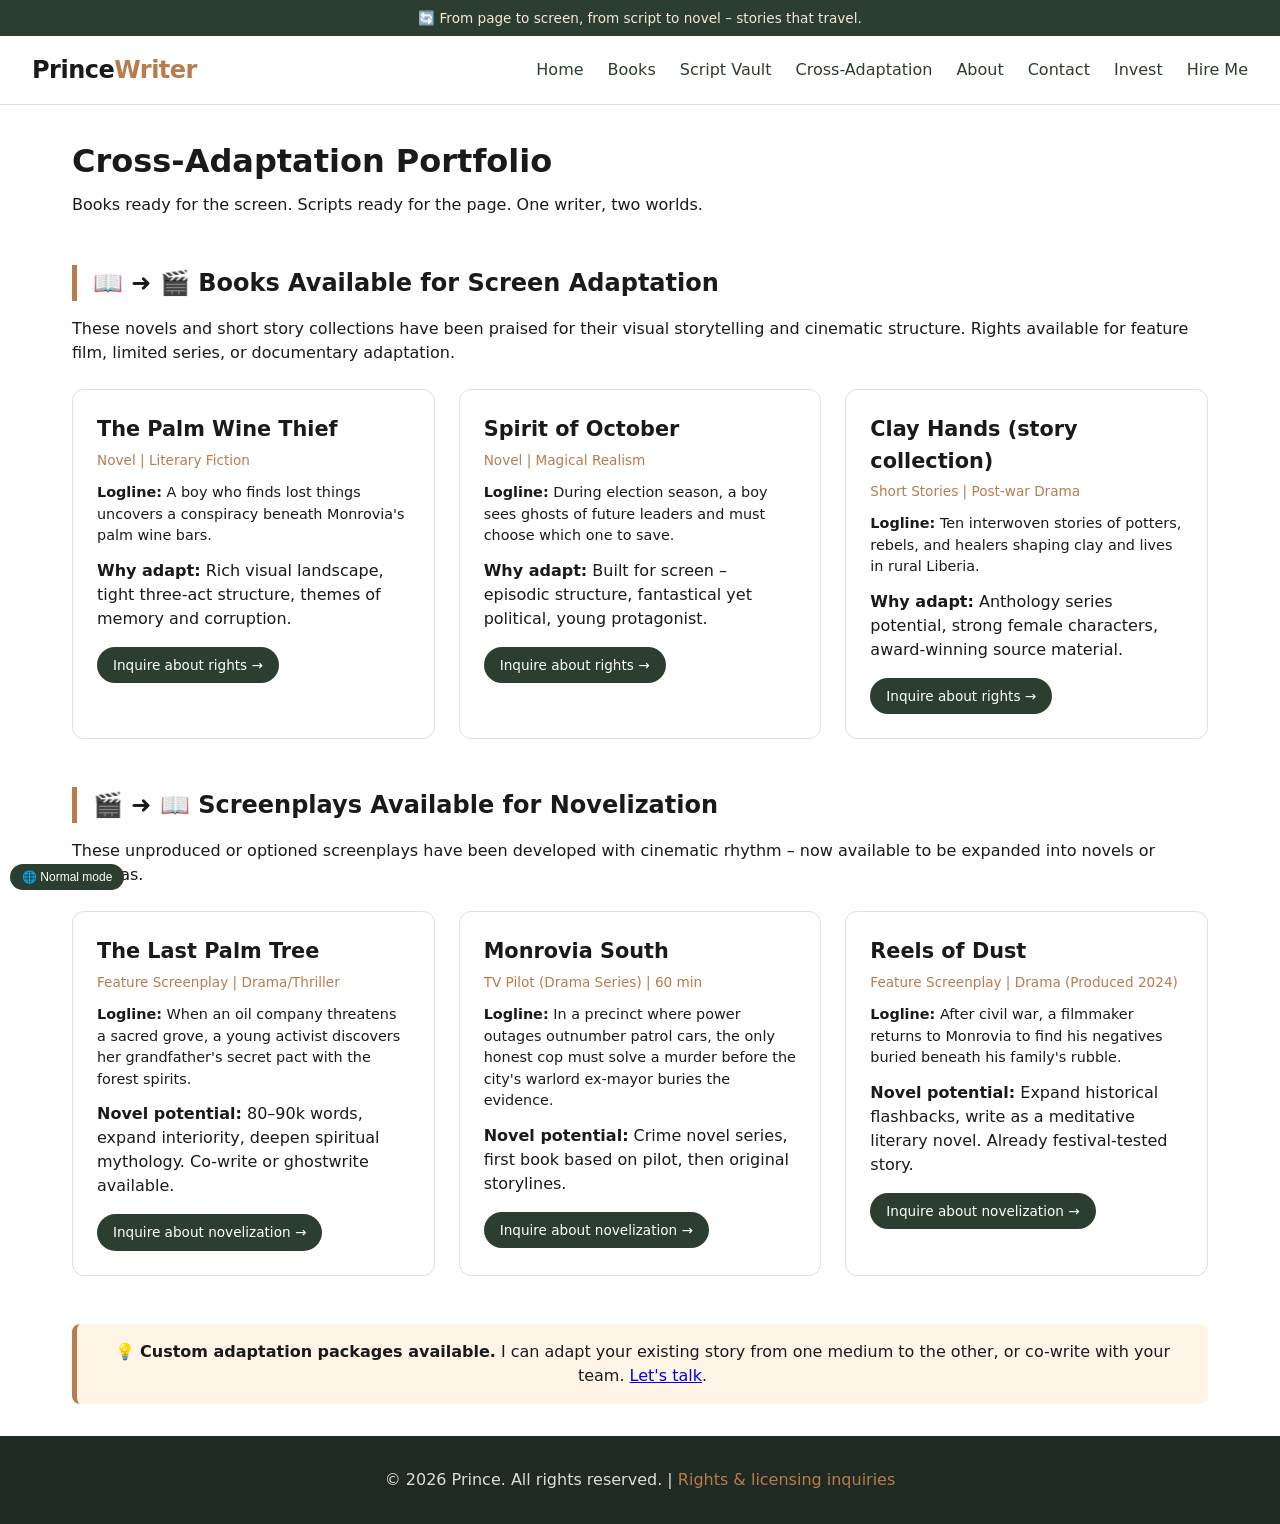
<file: adaptations/index.html>
<!DOCTYPE html>
<html lang="en">
<head>
    <meta charset="UTF-8">
    <meta name="viewport" content="width=device-width, initial-scale=1.0">
    <title>Cross-Adaptation Portfolio | Prince – Books to Screen & Scripts to Prose</title>
    <link rel="stylesheet" href="../css/style.css">
    <link rel="stylesheet" href="../css/adaptations.css">
</head>
<body>
    <div class="top-bar">
        <span>🔄 From page to screen, from script to novel – stories that travel.</span>
    </div>
    <nav>
        <div class="logo">Prince<span>Writer</span></div>
        <ul>
            <li><a href="../index.html">Home</a></li>
            <li><a href="../books/">Books</a></li>
            <li><a href="../scripts/">Script Vault</a></li>
            <li><a href="../adaptations/index.html" class="active">Cross-Adaptation</a></li>
            <li><a href="../about/">About</a></li>
            <li><a href="../contact/">Contact</a></li>
            <li><a href="../invest/">Invest</a></li><li><a href="../hire/">Hire Me</a></li>
        </ul>
    </nav>
    <main class="adaptations-page">
        <h1>Cross-Adaptation Portfolio</h1>
        <p class="subhead">Books ready for the screen. Scripts ready for the page. One writer, two worlds.</p>

        <!-- Books → Screen Section -->
        <section class="adaption-section">
            <h2>📖 ➜ 🎬 Books Available for Screen Adaptation</h2>
            <p>These novels and short story collections have been praised for their visual storytelling and cinematic structure. Rights available for feature film, limited series, or documentary adaptation.</p>
            <div class="adaptation-grid">
                <div class="adaptation-card">
                    <h3>The Palm Wine Thief</h3>
                    <p class="medium">Novel | Literary Fiction</p>
                    <p class="logline"><strong>Logline:</strong> A boy who finds lost things uncovers a conspiracy beneath Monrovia's palm wine bars.</p>
                    <p><strong>Why adapt:</strong> Rich visual landscape, tight three-act structure, themes of memory and corruption.</p>
                    <a href="../contact/?subject=Adaptation%20Inquiry%20-%20The%20Palm%20Wine%20Thief" class="btn-adapt">Inquire about rights →</a>
                </div>
                <div class="adaptation-card">
                    <h3>Spirit of October</h3>
                    <p class="medium">Novel | Magical Realism</p>
                    <p class="logline"><strong>Logline:</strong> During election season, a boy sees ghosts of future leaders and must choose which one to save.</p>
                    <p><strong>Why adapt:</strong> Built for screen – episodic structure, fantastical yet political, young protagonist.</p>
                    <a href="../contact/?subject=Adaptation%20Inquiry%20-%20Spirit%20of%20October" class="btn-adapt">Inquire about rights →</a>
                </div>
                <div class="adaptation-card">
                    <h3>Clay Hands (story collection)</h3>
                    <p class="medium">Short Stories | Post-war Drama</p>
                    <p class="logline"><strong>Logline:</strong> Ten interwoven stories of potters, rebels, and healers shaping clay and lives in rural Liberia.</p>
                    <p><strong>Why adapt:</strong> Anthology series potential, strong female characters, award-winning source material.</p>
                    <a href="../contact/?subject=Adaptation%20Inquiry%20-%20Clay%20Hands%20Collection" class="btn-adapt">Inquire about rights →</a>
                </div>
            </div>
        </section>

        <!-- Scripts → Prose Section -->
        <section class="adaption-section">
            <h2>🎬 ➜ 📖 Screenplays Available for Novelization</h2>
            <p>These unproduced or optioned screenplays have been developed with cinematic rhythm – now available to be expanded into novels or novellas.</p>
            <div class="adaptation-grid">
                <div class="adaptation-card">
                    <h3>The Last Palm Tree</h3>
                    <p class="medium">Feature Screenplay | Drama/Thriller</p>
                    <p class="logline"><strong>Logline:</strong> When an oil company threatens a sacred grove, a young activist discovers her grandfather's secret pact with the forest spirits.</p>
                    <p><strong>Novel potential:</strong> 80–90k words, expand interiority, deepen spiritual mythology. Co-write or ghostwrite available.</p>
                    <a href="../contact/?subject=Novelization%20Inquiry%20-%20The%20Last%20Palm%20Tree" class="btn-adapt">Inquire about novelization →</a>
                </div>
                <div class="adaptation-card">
                    <h3>Monrovia South</h3>
                    <p class="medium">TV Pilot (Drama Series) | 60 min</p>
                    <p class="logline"><strong>Logline:</strong> In a precinct where power outages outnumber patrol cars, the only honest cop must solve a murder before the city's warlord ex-mayor buries the evidence.</p>
                    <p><strong>Novel potential:</strong> Crime novel series, first book based on pilot, then original storylines.</p>
                    <a href="../contact/?subject=Novelization%20Inquiry%20-%20Monrovia%20South" class="btn-adapt">Inquire about novelization →</a>
                </div>
                <div class="adaptation-card">
                    <h3>Reels of Dust</h3>
                    <p class="medium">Feature Screenplay | Drama (Produced 2024)</p>
                    <p class="logline"><strong>Logline:</strong> After civil war, a filmmaker returns to Monrovia to find his negatives buried beneath his family's rubble.</p>
                    <p><strong>Novel potential:</strong> Expand historical flashbacks, write as a meditative literary novel. Already festival-tested story.</p>
                    <a href="../contact/?subject=Novelization%20Inquiry%20-%20Reels%20of%20Dust" class="btn-adapt">Inquire about novelization →</a>
                </div>
            </div>
        </section>

        <div class="adaptation-note">
            <p>💡 <strong>Custom adaptation packages available.</strong> I can adapt your existing story from one medium to the other, or co-write with your team. <a href="../contact/">Let's talk</a>.</p>
        </div>
    </main>
    <footer>
        <p>© 2026 Prince. All rights reserved. | <a href="../contact/">Rights & licensing inquiries</a></p>
    </footer>
    <script src="../js/main.js"></script>
    <script src="../js/lowdata.js"></script>
</body>
</html>
</file>
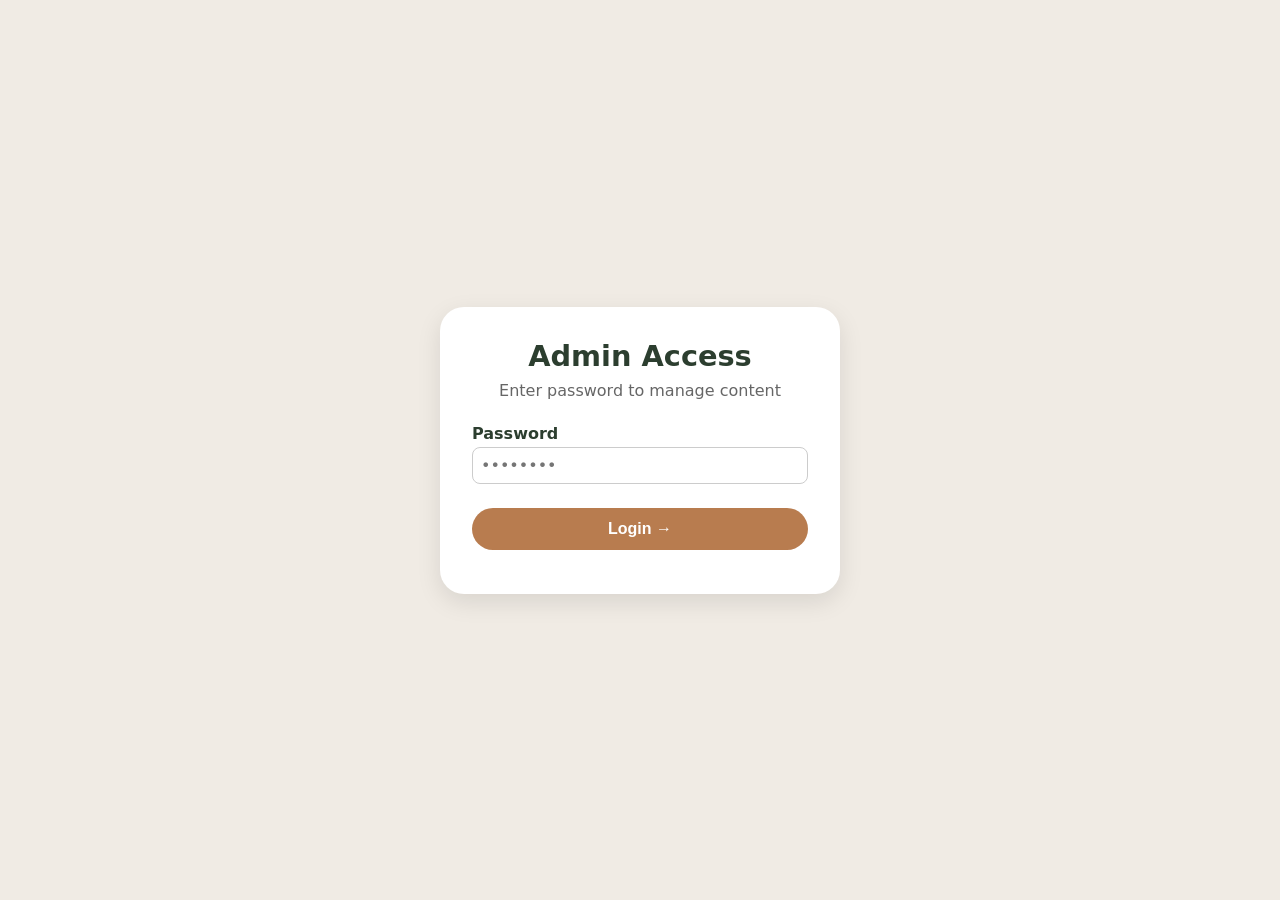
<file: admin/index.html>
<!DOCTYPE html>
<html lang="en">
<head>
    <meta charset="UTF-8">
    <meta name="viewport" content="width=device-width, initial-scale=1.0">
    <title>Admin Login | Prince Writer</title>
    <style>
        * { margin: 0; padding: 0; box-sizing: border-box; }
        body {
            font-family: system-ui, -apple-system, 'Segoe UI', Roboto, sans-serif;
            background: #f0ebe4;
            min-height: 100vh;
            display: flex;
            align-items: center;
            justify-content: center;
            padding: 1rem;
        }
        .login-card {
            background: white;
            border-radius: 24px;
            padding: 2rem;
            max-width: 400px;
            width: 100%;
            box-shadow: 0 8px 24px rgba(0,0,0,0.1);
            text-align: center;
        }
        .login-card h1 { color: #2c3e2f; margin-bottom: 0.5rem; font-size: 1.8rem; }
        .login-card p { color: #666; margin-bottom: 1.5rem; }
        .input-group { margin-bottom: 1rem; text-align: left; }
        label { display: block; font-weight: bold; margin-bottom: 0.25rem; color: #2c3e2f; }
        input { width: 100%; padding: 0.75rem; border: 1px solid #ccc; border-radius: 12px; font-size: 1rem; }
        button { background: #b87c4f; color: white; border: none; padding: 0.75rem; border-radius: 40px; font-size: 1rem; font-weight: bold; cursor: pointer; width: 100%; margin-top: 0.5rem; }
        button:hover { opacity: 0.9; }
        .error { color: #c0392b; margin-top: 0.75rem; font-size: 0.85rem; }
        .admin-container { display: none; max-width: 1200px; margin: 0 auto; background: white; border-radius: 24px; padding: 2rem; box-shadow: 0 8px 24px rgba(0,0,0,0.1); width: 100%; }
        .tabs { display: flex; gap: 0.5rem; margin-bottom: 2rem; border-bottom: 1px solid #ddd; flex-wrap: wrap; }
        .tab-btn { background: none; border: none; padding: 0.75rem 1.5rem; cursor: pointer; font-weight: bold; color: #555; border-radius: 30px 30px 0 0; }
        .tab-btn.active { background: #2c3e2f; color: white; }
        .tab-pane { display: none; }
        .tab-pane.active { display: block; }
        .form-group { margin-bottom: 1rem; }
        input, textarea, select { width: 100%; padding: 0.5rem; border: 1px solid #ccc; border-radius: 8px; font-family: inherit; }
        button.secondary { background: #2c3e2f; width: auto; }
        button.danger { background: #c0392b; }
        .book-list { margin-top: 2rem; }
        .book-item { background: #faf6f0; border-radius: 12px; padding: 1rem; margin-bottom: 1rem; display: flex; justify-content: space-between; align-items: center; flex-wrap: wrap; gap: 1rem; }
        .book-info { flex: 1; }
        .book-actions button { margin-left: 0.5rem; margin-top: 0; width: auto; }
        table { width: 100%; border-collapse: collapse; margin: 1rem 0; overflow-x: auto; display: block; }
        th, td { border: 1px solid #ddd; padding: 8px; text-align: left; }
        th { background: #2c3e2f; color: white; }
        .success-msg { background: #e8f5e9; padding: 0.5rem; border-radius: 8px; margin-bottom: 1rem; color: #2e7d32; }
        .logout-btn { background: #b87c4f; width: auto; }
        hr { margin: 1rem 0; }
    </style>
</head>
<body>
    <div id="loginContainer" class="login-card">
        <h1>Admin Access</h1>
        <p>Enter password to manage content</p>
        <div class="input-group"><label>Password</label><input type="password" id="adminPassword" placeholder="••••••••"></div>
        <button id="loginBtn">Login →</button>
        <div id="loginError" class="error"></div>
    </div>
    <div id="adminContainer" class="admin-container">
        <div style="display: flex; justify-content: space-between; align-items: center; margin-bottom: 1rem; flex-wrap: wrap; gap: 1rem;">
            <h1 style="margin:0;">Admin CMS</h1>
            <button id="logoutBtn" class="logout-btn">Logout</button>
        </div>
        <div class="tabs">
            <button class="tab-btn active" data-tab="orders">📦 Orders</button>
            <button class="tab-btn" data-tab="contact">📞 Settings</button>
            <button class="tab-btn" data-tab="books">📚 Manage Books</button>
        </div>
        <div id="ordersTab" class="tab-pane active">Loading...</div>
        <div id="contactTab" class="tab-pane">
            <h3>Contact Information</h3>
            <form id="contactSettingsForm">
                <div class="form-group"><label>Orange Money Number</label><input type="tel" id="orangeNumber" placeholder="0771234567"></div>
                <div class="form-group"><label>Lonestar MTN Number</label><input type="tel" id="lonestarNumber" placeholder="0881234567"></div>
                <div class="form-group"><label>WhatsApp Number (international, no +)</label><input type="tel" id="whatsappNumber" placeholder="231777123456"></div>
                <div class="form-group"><label>Email (for contact form)</label><input type="email" id="adminEmail" placeholder="prince@example.com"></div>
                <button type="submit">Save Settings</button>
            </form>
            <hr>
            <h3>Change Admin Password</h3>
            <form id="passwordForm">
                <div class="form-group"><label>New Password</label><input type="password" id="newPassword" required></div>
                <div class="form-group"><label>Confirm New Password</label><input type="password" id="confirmPassword" required></div>
                <button type="submit" class="secondary">Update Password</button>
            </form>
            <div id="contactMsg"></div>
        </div>
        <div id="booksTab" class="tab-pane">
            <h3>Add New Book</h3>
            <form id="bookForm">
                <div class="form-group"><label>Title</label><input type="text" id="bookTitle" required></div>
                <div class="form-group"><label>Genre</label><input type="text" id="bookGenre" required></div>
                <div class="form-group"><label>Price Local (LRD)</label><input type="text" id="bookPriceLocal" required></div>
                <div class="form-group"><label>Price International (USD)</label><input type="text" id="bookPriceIntl" required></div>
                <div class="form-group"><label>Synopsis</label><textarea id="bookSynopsis" rows="2" required></textarea></div>
                <div class="form-group"><label>Cover Image URL (optional)</label><input type="text" id="bookCoverUrl" placeholder="https://... or empty"></div>
                <button type="submit">Add Book</button>
            </form>
            <div id="booksList" class="book-list">Loading books...</div>
        </div>
    </div>
    <script>
        // ---------- Password Management ----------
        function getStoredPassword() {
            let settings = JSON.parse(localStorage.getItem('siteSettings') || '{}');
            return settings.adminPassword || 'liberian2025';  // fallback default
        }
        function setStoredPassword(newPassword) {
            let settings = JSON.parse(localStorage.getItem('siteSettings') || '{}');
            settings.adminPassword = newPassword;
            localStorage.setItem('siteSettings', JSON.stringify(settings));
        }

        // Login logic
        function checkPassword(inputPwd) {
            return inputPwd === getStoredPassword();
        }

        function showLogin() {
            document.getElementById('loginContainer').style.display = 'block';
            document.getElementById('adminContainer').style.display = 'none';
        }
        function showAdmin() {
            document.getElementById('loginContainer').style.display = 'none';
            document.getElementById('adminContainer').style.display = 'block';
            initAdmin();
        }

        document.getElementById('loginBtn').addEventListener('click', () => {
            const pwd = document.getElementById('adminPassword').value;
            if (checkPassword(pwd)) {
                sessionStorage.setItem('adminAuth', pwd);
                showAdmin();
            } else {
                document.getElementById('loginError').innerText = 'Incorrect password.';
            }
        });
        document.getElementById('adminPassword').addEventListener('keypress', (e) => {
            if (e.key === 'Enter') document.getElementById('loginBtn').click();
        });

        if (sessionStorage.getItem('adminAuth') && checkPassword(sessionStorage.getItem('adminAuth'))) {
            showAdmin();
        } else {
            showLogin();
        }

        // ---------- CMS Functions ----------
        function getBooks() { return JSON.parse(localStorage.getItem('books') || '[]'); }
        function saveBooks(books) { localStorage.setItem('books', JSON.stringify(books)); updateLiveBooksPage(); }
        function getSettings() { return JSON.parse(localStorage.getItem('siteSettings') || '{}'); }
        function saveSettings(settings) { localStorage.setItem('siteSettings', JSON.stringify(settings)); updateLiveContactInfo(); }

        function initDefaultBooks() {
            let books = getBooks();
            if (books.length === 0) {
                books = [
                    { title: "The Palm Wine Thief", genre: "Literary Fiction", priceLocal: "5,000 LRD", priceIntl: "$25 USD", synopsis: "A boy who finds lost things uncovers a conspiracy beneath Monrovia's palm wine bars.", coverUrl: "" },
                    { title: "Spirit of October", genre: "Magical Realism", priceLocal: "4,500 LRD", priceIntl: "$22 USD", synopsis: "During election season, a boy sees ghosts of future leaders.", coverUrl: "" },
                    { title: "Clay Hands", genre: "Short Stories", priceLocal: "6,000 LRD", priceIntl: "$30 USD", synopsis: "Ten stories of craft, survival, and clay pottery in post-war Liberia.", coverUrl: "" }
                ];
                saveBooks(books);
            }
        }

        function updateLiveBooksPage() { localStorage.setItem('booksData', JSON.stringify(getBooks())); }
        function updateLiveContactInfo() { localStorage.setItem('siteContactSettings', JSON.stringify(getSettings())); }

        function renderOrders() {
            let orders = JSON.parse(localStorage.getItem('orders') || '[]');
            let html = `<div><button id="exportOrdersBtn">📥 Export to CSV</button> <button id="clearOrdersBtn" class="danger">🗑️ Clear All Orders</button></div>`;
            if (orders.length === 0) html += `<p>No orders yet.</p>`;
            else {
                html += `<tr><th>Date</th><th>Name</th><th>Phone</th><th>Email</th><th>Book</th></table>`;
                [...orders].reverse().forEach(o => {
                    html += `<tr><td>${escapeHtml(o.timestamp)}</td><td>${escapeHtml(o.name)}</td><td>${escapeHtml(o.phone)}</td><td>${escapeHtml(o.email)}</td><td>${escapeHtml(o.book)}</td></tr>`;
                });
                html += `</table>`;
            }
            html += `<p><a href="https://formspree.io/forms/xojbyazd/submissions" target="_blank" style="display:inline-block; margin-top:1rem; background:#27ae60; color:white; padding:0.5rem 1rem; border-radius:40px; text-decoration:none;">📋 View Formspree Submissions</a></p>`;
            document.getElementById('ordersTab').innerHTML = html;
            document.getElementById('exportOrdersBtn')?.addEventListener('click', exportOrders);
            document.getElementById('clearOrdersBtn')?.addEventListener('click', clearOrders);
        }

        function exportOrders() {
            let orders = JSON.parse(localStorage.getItem('orders') || '[]');
            if (!orders.length) return alert('No orders');
            let csv = [['Date','Name','Phone','Email','Book']];
            orders.forEach(o => csv.push([o.timestamp, o.name, o.phone, o.email, o.book]));
            let blob = new Blob([csv.map(row => row.map(cell => `"${cell}"`).join(',')).join('\n')], {type: 'text/csv'});
            let a = document.createElement('a');
            a.href = URL.createObjectURL(blob);
            a.download = `orders_${Date.now()}.csv`;
            a.click();
            URL.revokeObjectURL(a.href);
        }

        function clearOrders() {
            if (confirm('Delete all orders?')) { localStorage.removeItem('orders'); renderOrders(); alert('Orders cleared'); }
        }

        function loadContactSettings() {
            let settings = getSettings();
            document.getElementById('orangeNumber').value = settings.orangeMoney || '';
            document.getElementById('lonestarNumber').value = settings.lonestarMoney || '';
            document.getElementById('whatsappNumber').value = settings.whatsapp || '';
            document.getElementById('adminEmail').value = settings.email || '';
        }

        function renderBooksList() {
            let books = getBooks();
            let html = `<h3>Existing Books</h3>`;
            if (books.length === 0) html += `<p>No books added yet.</p>`;
            else {
                books.forEach((book, idx) => {
                    html += `<div class="book-item">
                        <div class="book-info"><strong>${escapeHtml(book.title)}</strong> (${escapeHtml(book.genre)})<br>${escapeHtml(book.priceLocal)} / ${escapeHtml(book.priceIntl)}<br><small>${escapeHtml(book.synopsis)}</small></div>
                        <div class="book-actions"><button onclick="editBook(${idx})">✏️ Edit</button> <button class="danger" onclick="deleteBook(${idx})">🗑️ Delete</button></div>
                    </div>`;
                });
            }
            document.getElementById('booksList').innerHTML = html;
        }

        window.editBook = function(idx) {
            let books = getBooks();
            let book = books[idx];
            document.getElementById('bookTitle').value = book.title;
            document.getElementById('bookGenre').value = book.genre;
            document.getElementById('bookPriceLocal').value = book.priceLocal;
            document.getElementById('bookPriceIntl').value = book.priceIntl;
            document.getElementById('bookSynopsis').value = book.synopsis;
            document.getElementById('bookCoverUrl').value = book.coverUrl || '';
            const form = document.getElementById('bookForm');
            const submitBtn = form.querySelector('button[type="submit"]');
            submitBtn.textContent = 'Update Book';
            form.onsubmit = (e) => {
                e.preventDefault();
                books[idx] = {
                    title: document.getElementById('bookTitle').value,
                    genre: document.getElementById('bookGenre').value,
                    priceLocal: document.getElementById('bookPriceLocal').value,
                    priceIntl: document.getElementById('bookPriceIntl').value,
                    synopsis: document.getElementById('bookSynopsis').value,
                    coverUrl: document.getElementById('bookCoverUrl').value
                };
                saveBooks(books);
                renderBooksList();
                form.reset();
                submitBtn.textContent = 'Add Book';
                form.onsubmit = addBookHandler;
            };
        };

        function deleteBook(idx) {
            if (confirm('Delete this book?')) {
                let books = getBooks();
                books.splice(idx, 1);
                saveBooks(books);
                renderBooksList();
            }
        }

        function addBookHandler(e) {
            e.preventDefault();
            let books = getBooks();
            let newBook = {
                title: document.getElementById('bookTitle').value,
                genre: document.getElementById('bookGenre').value,
                priceLocal: document.getElementById('bookPriceLocal').value,
                priceIntl: document.getElementById('bookPriceIntl').value,
                synopsis: document.getElementById('bookSynopsis').value,
                coverUrl: document.getElementById('bookCoverUrl').value
            };
            books.push(newBook);
            saveBooks(books);
            renderBooksList();
            document.getElementById('bookForm').reset();
            alert('Book added!');
        }

        function initAdmin() {
            initDefaultBooks();
            renderOrders();
            loadContactSettings();
            renderBooksList();
            document.getElementById('bookForm').onsubmit = addBookHandler;
            document.getElementById('contactSettingsForm').onsubmit = (e) => {
                e.preventDefault();
                let settings = getSettings();
                settings.orangeMoney = document.getElementById('orangeNumber').value;
                settings.lonestarMoney = document.getElementById('lonestarNumber').value;
                settings.whatsapp = document.getElementById('whatsappNumber').value;
                settings.email = document.getElementById('adminEmail').value;
                saveSettings(settings);
                document.getElementById('contactMsg').innerHTML = '<div class="success-msg">✅ Settings saved! Refresh site to see changes.</div>';
                setTimeout(() => document.getElementById('contactMsg').innerHTML = '', 3000);
            };
            // Password change form
            document.getElementById('passwordForm').onsubmit = (e) => {
                e.preventDefault();
                const newPwd = document.getElementById('newPassword').value;
                const confirmPwd = document.getElementById('confirmPassword').value;
                if (newPwd !== confirmPwd) {
                    alert('Passwords do not match.');
                    return;
                }
                if (newPwd.length < 4) {
                    alert('Password must be at least 4 characters.');
                    return;
                }
                setStoredPassword(newPwd);
                // Also update session storage so current session stays active
                sessionStorage.setItem('adminAuth', newPwd);
                alert('Password changed successfully! Use this new password for future logins.');
                document.getElementById('passwordForm').reset();
            };
            // Tab switching
            document.querySelectorAll('.tab-btn').forEach(btn => {
                btn.removeEventListener('click', tabHandler);
                btn.addEventListener('click', tabHandler);
            });
            function tabHandler() {
                const tabId = this.dataset.tab;
                document.querySelectorAll('.tab-pane').forEach(pane => pane.classList.remove('active'));
                document.getElementById(`${tabId}Tab`).classList.add('active');
                document.querySelectorAll('.tab-btn').forEach(btn => btn.classList.remove('active'));
                this.classList.add('active');
                if (tabId === 'orders') renderOrders();
                if (tabId === 'contact') loadContactSettings();
                if (tabId === 'books') renderBooksList();
            }
            document.getElementById('logoutBtn').onclick = () => {
                sessionStorage.removeItem('adminAuth');
                location.reload();
            };
        }

        function escapeHtml(str) { if(!str) return ''; return str.replace(/[&<>]/g, function(m){if(m==='&') return '&amp;'; if(m==='<') return '&lt;'; if(m==='>') return '&gt;'; return m;}); }
    </script>
</body>
</html>
</file>
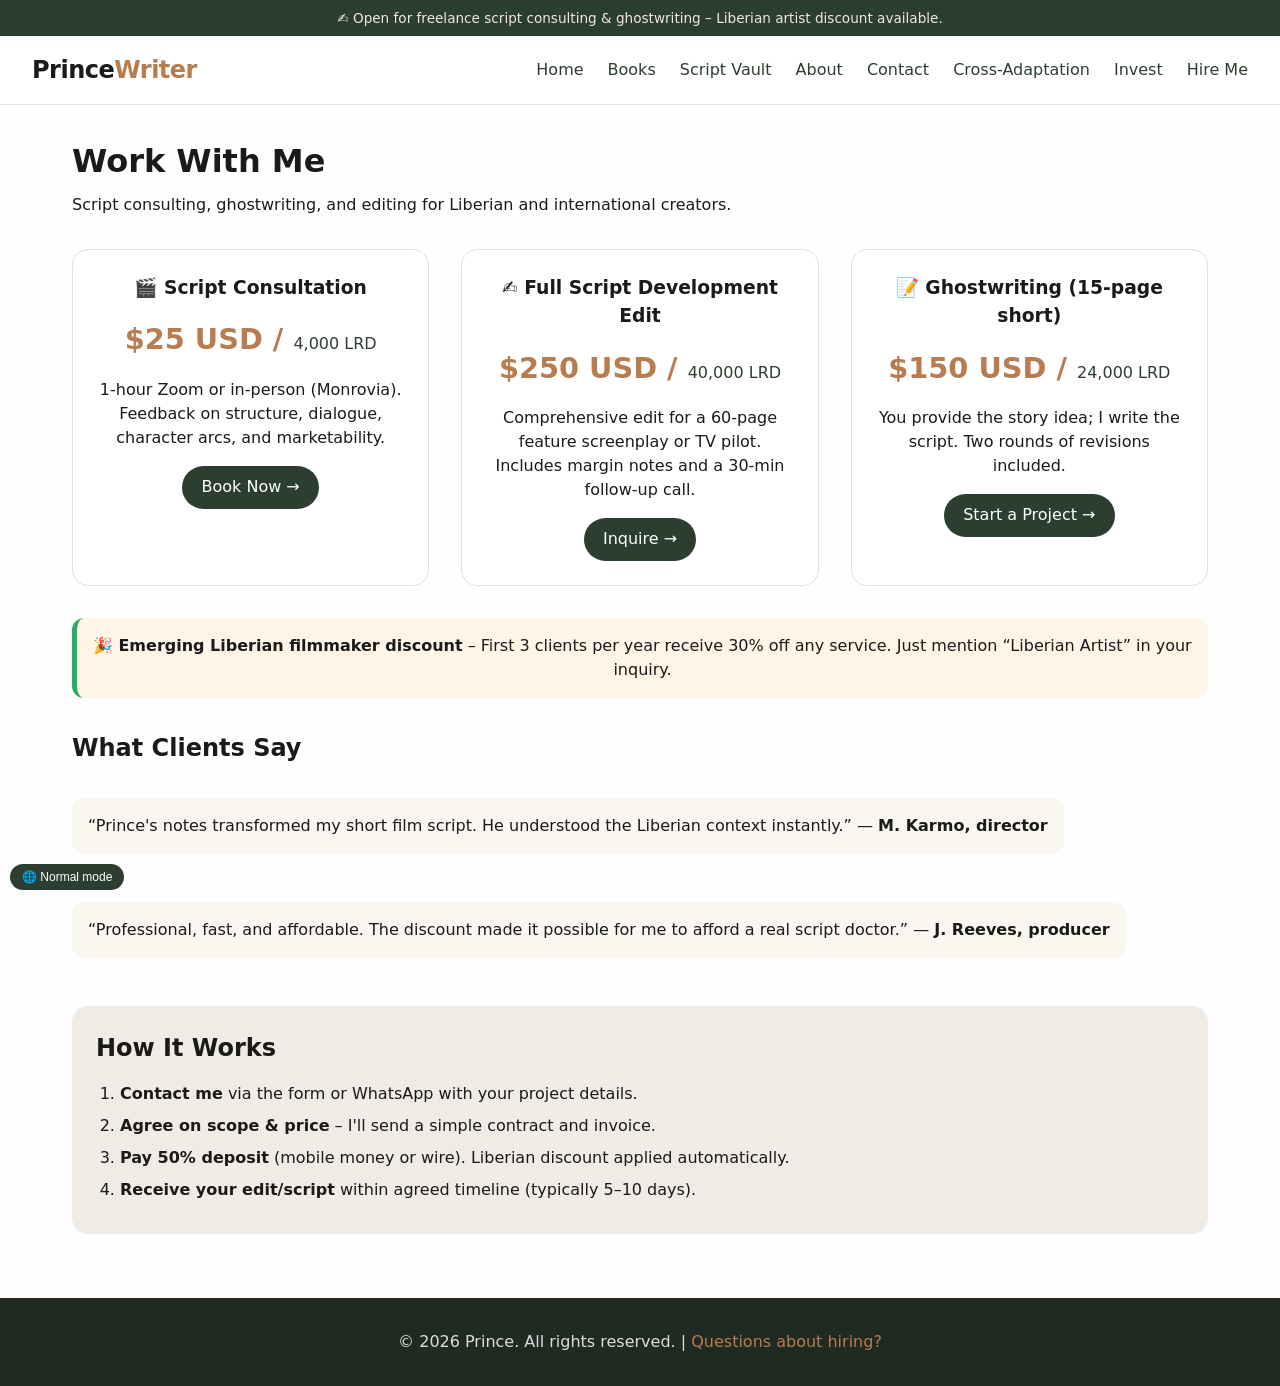
<file: hire/index.html>
<!DOCTYPE html>
<html lang="en">
<head>
    <meta charset="UTF-8">
    <meta name="viewport" content="width=device-width, initial-scale=1.0">
    <title>Hire Prince | Script Consulting & Ghostwriting</title>
    <link rel="stylesheet" href="../css/style.css">
    <link rel="stylesheet" href="../css/hire.css">
</head>
<body>
    <div class="top-bar">
        <span>✍️ Open for freelance script consulting & ghostwriting – Liberian artist discount available.</span>
    </div>
    <nav>
        <div class="logo">Prince<span>Writer</span></div>
        <ul>
            <li><a href="../index.html">Home</a></li>
            <li><a href="../books/">Books</a></li>
            <li><a href="../scripts/">Script Vault</a></li>
            <li><a href="../about/">About</a></li>
            <li><a href="../contact/">Contact</a></li>
            <li><a href="../adaptations/">Cross-Adaptation</a></li><li><a href="../invest/">Invest</a></li><li><a href="index.html" class="active">Hire Me</a></li>
        </ul>
    </nav>
    <main class="hire-page">
        <h1>Work With Me</h1>
        <p class="subhead">Script consulting, ghostwriting, and editing for Liberian and international creators.</p>

        <div class="pricing-grid">
            <div class="pricing-card">
                <h3>🎬 Script Consultation</h3>
                <p class="price">$25 USD / <span class="local-price">4,000 LRD</span></p>
                <p>1-hour Zoom or in-person (Monrovia). Feedback on structure, dialogue, character arcs, and marketability.</p>
                <a href="../contact/?subject=Script%20Consultation%20Request" class="btn-hire">Book Now →</a>
            </div>
            <div class="pricing-card">
                <h3>✍️ Full Script Development Edit</h3>
                <p class="price">$250 USD / <span class="local-price">40,000 LRD</span></p>
                <p>Comprehensive edit for a 60-page feature screenplay or TV pilot. Includes margin notes and a 30-min follow-up call.</p>
                <a href="../contact/?subject=Full%20Script%20Development%20Edit" class="btn-hire">Inquire →</a>
            </div>
            <div class="pricing-card">
                <h3>📝 Ghostwriting (15-page short)</h3>
                <p class="price">$150 USD / <span class="local-price">24,000 LRD</span></p>
                <p>You provide the story idea; I write the script. Two rounds of revisions included.</p>
                <a href="../contact/?subject=Ghostwriting%20Inquiry" class="btn-hire">Start a Project →</a>
            </div>
        </div>

        <div class="discount-banner">
            <p>🎉 <strong>Emerging Liberian filmmaker discount</strong> – First 3 clients per year receive 30% off any service. Just mention “Liberian Artist” in your inquiry.</p>
        </div>

        <div class="testimonial-section">
            <h2>What Clients Say</h2>
            <div class="testimonial-grid">
                <div class="hire-testimonial">
                    “Prince's notes transformed my short film script. He understood the Liberian context instantly.” — <strong>M. Karmo, director</strong>
                </div>
                <div class="hire-testimonial">
                    “Professional, fast, and affordable. The discount made it possible for me to afford a real script doctor.” — <strong>J. Reeves, producer</strong>
                </div>
            </div>
        </div>

        <div class="process">
            <h2>How It Works</h2>
            <ol>
                <li><strong>Contact me</strong> via the form or WhatsApp with your project details.</li>
                <li><strong>Agree on scope & price</strong> – I'll send a simple contract and invoice.</li>
                <li><strong>Pay 50% deposit</strong> (mobile money or wire). Liberian discount applied automatically.</li>
                <li><strong>Receive your edit/script</strong> within agreed timeline (typically 5–10 days).</li>
            </ol>
        </div>
    </main>
    <footer>
        <p>© 2026 Prince. All rights reserved. | <a href="../contact/">Questions about hiring?</a></p>
    </footer>
    <script src="../js/main.js"></script>
    <script src="../js/lowdata.js"></script>
</body>
</html>
</file>
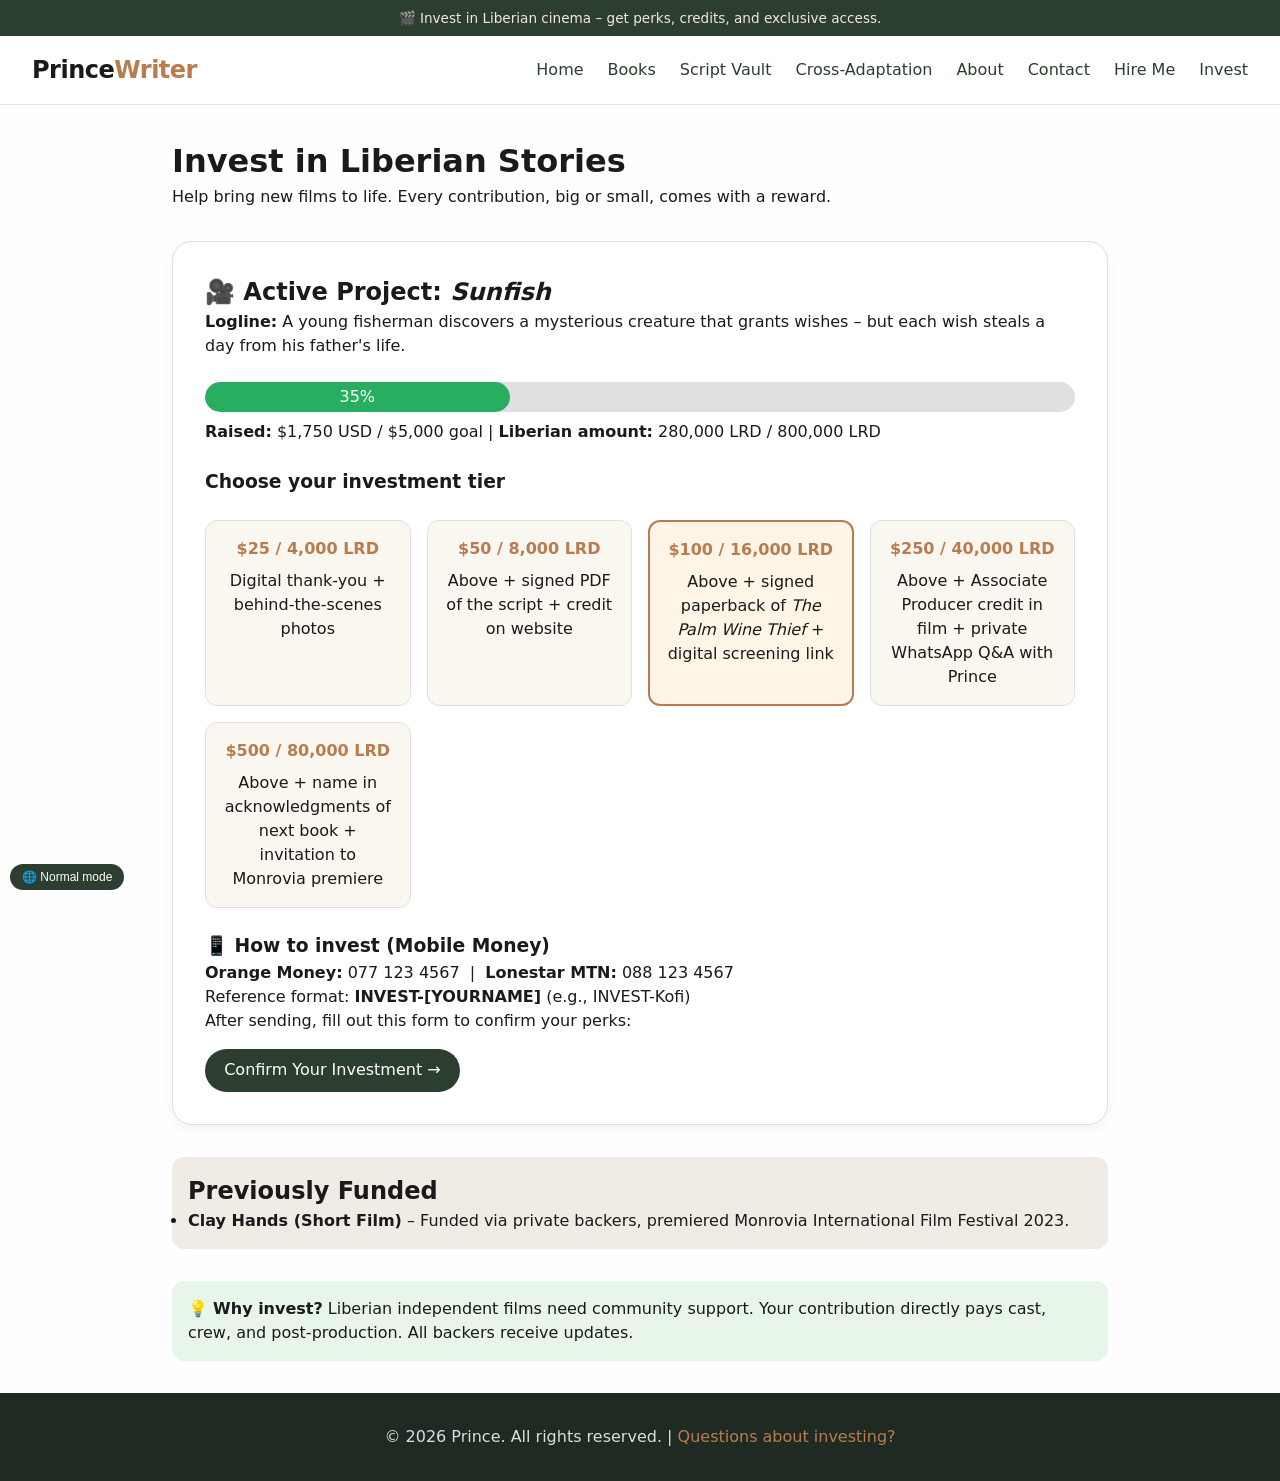
<file: invest/index.html>
<!DOCTYPE html>
<html lang="en">
<head>
    <meta charset="UTF-8">
    <meta name="viewport" content="width=device-width, initial-scale=1.0">
    <title>Invest in Film | Prince – Liberian Writer & Filmmaker</title>
    <link rel="stylesheet" href="../css/style.css">
    <link rel="stylesheet" href="../css/invest.css">
</head>
<body>
    <div class="top-bar">
        <span>🎬 Invest in Liberian cinema – get perks, credits, and exclusive access.</span>
    </div>
    <nav>
        <div class="logo">Prince<span>Writer</span></div>
        <ul>
            <li><a href="../index.html">Home</a></li>
            <li><a href="../books/">Books</a></li>
            <li><a href="../scripts/">Script Vault</a></li>
            <li><a href="../adaptations/">Cross-Adaptation</a></li>
            <li><a href="../about/">About</a></li>
            <li><a href="../contact/">Contact</a></li>
            <li><a href="../hire/">Hire Me</a></li>
            <li><a href="index.html" class="active">Invest</a></li>
        </ul>
    </nav>
    <main class="invest-page">
        <h1>Invest in Liberian Stories</h1>
        <p class="subhead">Help bring new films to life. Every contribution, big or small, comes with a reward.</p>

        <!-- Active Project -->
        <div class="project-card">
            <h2>🎥 Active Project: <em>Sunfish</em></h2>
            <p class="logline"><strong>Logline:</strong> A young fisherman discovers a mysterious creature that grants wishes – but each wish steals a day from his father's life.</p>
            <div class="funding-status">
                <div class="funding-bar">
                    <div class="funding-progress" style="width: 35%;">35%</div>
                </div>
                <p><strong>Raised:</strong> $1,750 USD / $5,000 goal | <strong>Liberian amount:</strong> 280,000 LRD / 800,000 LRD</p>
            </div>
            
            <h3>Choose your investment tier</h3>
            <div class="tier-grid">
                <div class="tier">
                    <h4>$25 / 4,000 LRD</h4>
                    <p>Digital thank-you + behind-the-scenes photos</p>
                </div>
                <div class="tier">
                    <h4>$50 / 8,000 LRD</h4>
                    <p>Above + signed PDF of the script + credit on website</p>
                </div>
                <div class="tier featured">
                    <h4>$100 / 16,000 LRD</h4>
                    <p>Above + signed paperback of <em>The Palm Wine Thief</em> + digital screening link</p>
                </div>
                <div class="tier">
                    <h4>$250 / 40,000 LRD</h4>
                    <p>Above + Associate Producer credit in film + private WhatsApp Q&A with Prince</p>
                </div>
                <div class="tier">
                    <h4>$500 / 80,000 LRD</h4>
                    <p>Above + name in acknowledgments of next book + invitation to Monrovia premiere</p>
                </div>
            </div>
            
            <div class="invest-how">
                <h3>📱 How to invest (Mobile Money)</h3>
                <p><strong>Orange Money:</strong> 077 123 4567 &nbsp;|&nbsp; <strong>Lonestar MTN:</strong> 088 123 4567</p>
                <p>Reference format: <strong>INVEST-[YOURNAME]</strong> (e.g., INVEST-Kofi)</p>
                <p>After sending, fill out this form to confirm your perks:</p>
                <a href="../contact/?subject=Investment%20Confirmation%20-%20Sunfish" class="btn-invest">Confirm Your Investment →</a>
            </div>
        </div>

        <!-- Past Projects (Optional) -->
        <div class="past-projects">
            <h2>Previously Funded</h2>
            <ul>
                <li><strong>Clay Hands (Short Film)</strong> – Funded via private backers, premiered Monrovia International Film Festival 2023.</li>
            </ul>
        </div>

        <div class="invest-note">
            <p>💡 <strong>Why invest?</strong> Liberian independent films need community support. Your contribution directly pays cast, crew, and post-production. All backers receive updates.</p>
        </div>
    </main>
    <footer>
        <p>© 2026 Prince. All rights reserved. | <a href="../contact/">Questions about investing?</a></p>
    </footer>
    <script src="../js/main.js"></script>
    <script src="../js/lowdata.js"></script>
</body>
</html>
</file>
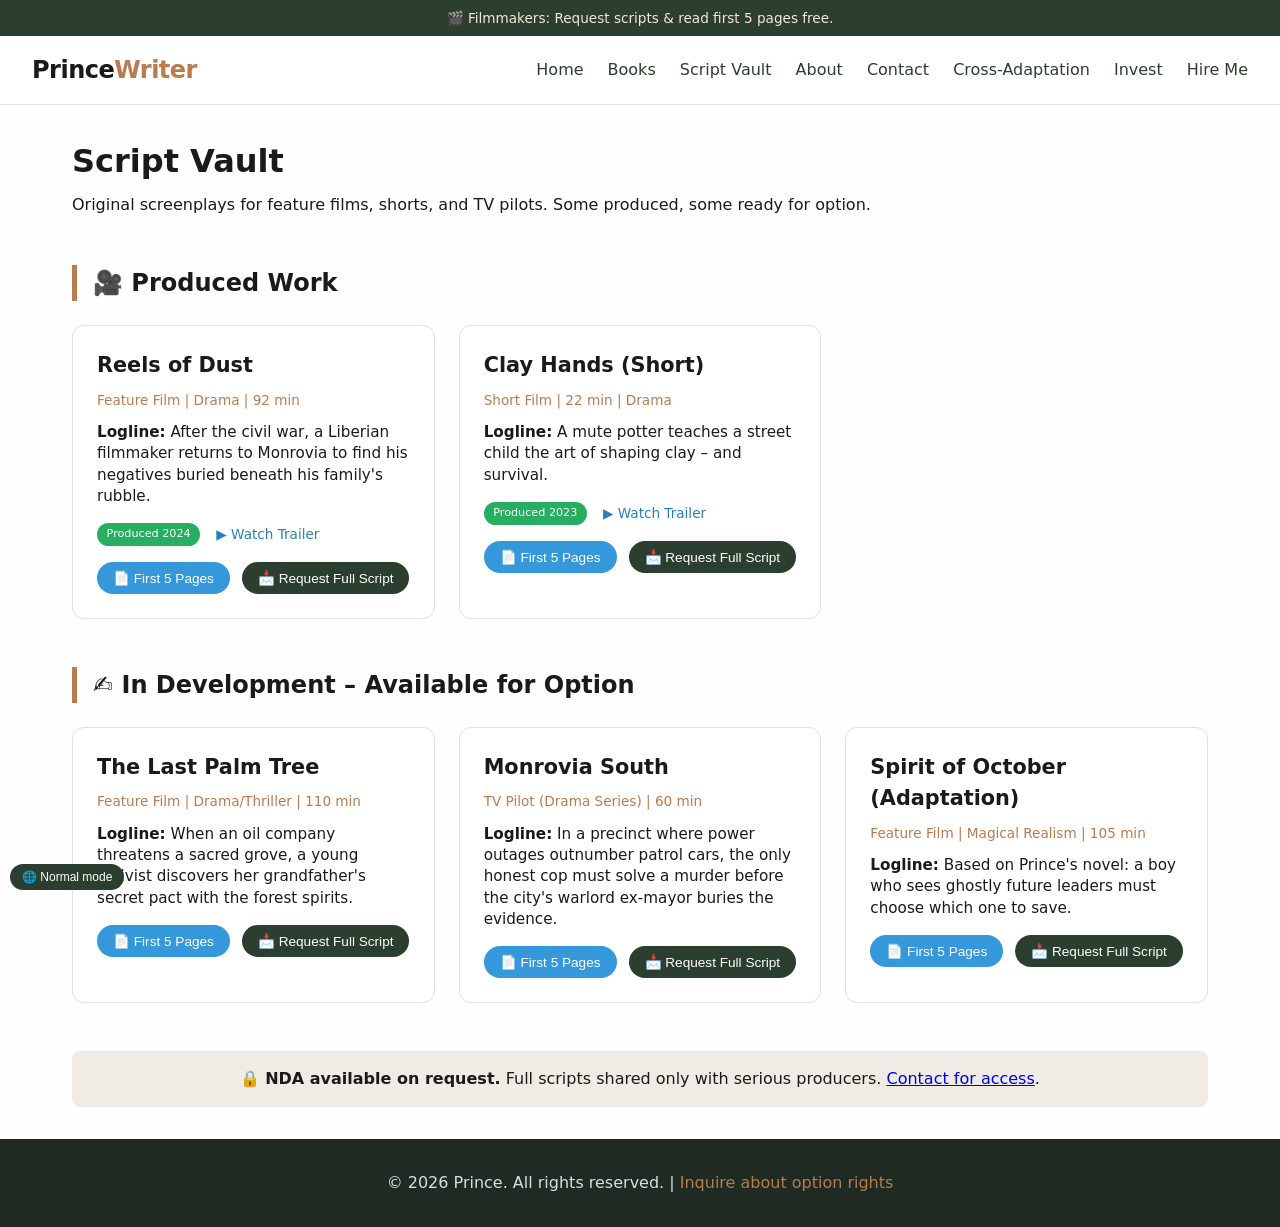
<file: scripts/index.html>
<!DOCTYPE html>
<html lang="en">
<head>
    <meta charset="UTF-8">
    <meta name="viewport" content="width=device-width, initial-scale=1.0">
    <title>Script Vault | Prince – Liberian Screenwriter</title>
    <link rel="stylesheet" href="../css/style.css">
    <link rel="stylesheet" href="../css/scripts.css">
</head>
<body>

    <div class="top-bar">
        <span>🎬 Filmmakers: Request scripts & read first 5 pages free.</span>
    </div>

    <nav>
        <div class="logo">Prince<span>Writer</span></div>
        <ul>
            <li><a href="../index.html">Home</a></li>
            <li><a href="../books/">Books</a></li>
            <li><a href="index.html" class="active">Script Vault</a></li>
            <li><a href="../about/">About</a></li>
            <li><a href="../contact/">Contact</a></li>
                    <li><a href="../adaptations/">Cross-Adaptation</a></li><li><a href="../invest/">Invest</a></li><li><a href="../hire/">Hire Me</a></li>
        </ul>
    </nav>

    <main class="script-vault">
        <h1>Script Vault</h1>
        <p class="subhead">Original screenplays for feature films, shorts, and TV pilots. Some produced, some ready for option.</p>

        <!-- Produced Work Section -->
        <section class="script-section">
            <h2>🎥 Produced Work</h2>
            <div class="script-grid">
                <div class="script-card">
                    <h3>Reels of Dust</h3>
                    <p class="format">Feature Film | Drama | 92 min</p>
                    <p class="logline"><strong>Logline:</strong> After the civil war, a Liberian filmmaker returns to Monrovia to find his negatives buried beneath his family's rubble.</p>
                    <div class="produced-info">
                        <span class="badge">Produced 2024</span>
                        <a href="#" class="trailer-link">▶ Watch Trailer</a>
                    </div>
                    <div class="script-actions">
                        <button class="btn-preview" data-script="Reels of Dust">📄 First 5 Pages</button>
                        <button class="btn-request" data-script="Reels of Dust">📩 Request Full Script</button>
                    </div>
                </div>
                <div class="script-card">
                    <h3>Clay Hands (Short)</h3>
                    <p class="format">Short Film | 22 min | Drama</p>
                    <p class="logline"><strong>Logline:</strong> A mute potter teaches a street child the art of shaping clay – and survival.</p>
                    <div class="produced-info">
                        <span class="badge">Produced 2023</span>
                        <a href="#" class="trailer-link">▶ Watch Trailer</a>
                    </div>
                    <div class="script-actions">
                        <button class="btn-preview" data-script="Clay Hands (Short)">📄 First 5 Pages</button>
                        <button class="btn-request" data-script="Clay Hands (Short)">📩 Request Full Script</button>
                    </div>
                </div>
            </div>
        </section>

        <!-- In Development Section (Available for Option) -->
        <section class="script-section">
            <h2>✍️ In Development – Available for Option</h2>
            <div class="script-grid">
                <div class="script-card">
                    <h3>The Last Palm Tree</h3>
                    <p class="format">Feature Film | Drama/Thriller | 110 min</p>
                    <p class="logline"><strong>Logline:</strong> When an oil company threatens a sacred grove, a young activist discovers her grandfather's secret pact with the forest spirits.</p>
                    <div class="script-actions">
                        <button class="btn-preview" data-script="The Last Palm Tree">📄 First 5 Pages</button>
                        <button class="btn-request" data-script="The Last Palm Tree">📩 Request Full Script</button>
                    </div>
                </div>
                <div class="script-card">
                    <h3>Monrovia South</h3>
                    <p class="format">TV Pilot (Drama Series) | 60 min</p>
                    <p class="logline"><strong>Logline:</strong> In a precinct where power outages outnumber patrol cars, the only honest cop must solve a murder before the city's warlord ex-mayor buries the evidence.</p>
                    <div class="script-actions">
                        <button class="btn-preview" data-script="Monrovia South">📄 First 5 Pages</button>
                        <button class="btn-request" data-script="Monrovia South">📩 Request Full Script</button>
                    </div>
                </div>
                <div class="script-card">
                    <h3>Spirit of October (Adaptation)</h3>
                    <p class="format">Feature Film | Magical Realism | 105 min</p>
                    <p class="logline"><strong>Logline:</strong> Based on Prince's novel: a boy who sees ghostly future leaders must choose which one to save.</p>
                    <div class="script-actions">
                        <button class="btn-preview" data-script="Spirit of October Adaptation">📄 First 5 Pages</button>
                        <button class="btn-request" data-script="Spirit of October Adaptation">📩 Request Full Script</button>
                    </div>
                </div>
            </div>
        </section>

        <div class="nd-notice">
            <p>🔒 <strong>NDA available on request.</strong> Full scripts shared only with serious producers. <a href="../contact/">Contact for access</a>.</p>
        </div>
    </main>

    <footer>
        <p>© 2026 Prince. All rights reserved. | <a href="../contact/">Inquire about option rights</a></p>
    </footer>

    <script src="../js/main.js"></script>
    <script src="../js/scripts.js"></script>
    <script src="../js/lowdata.js"></script>
</body>
</html>
</file>
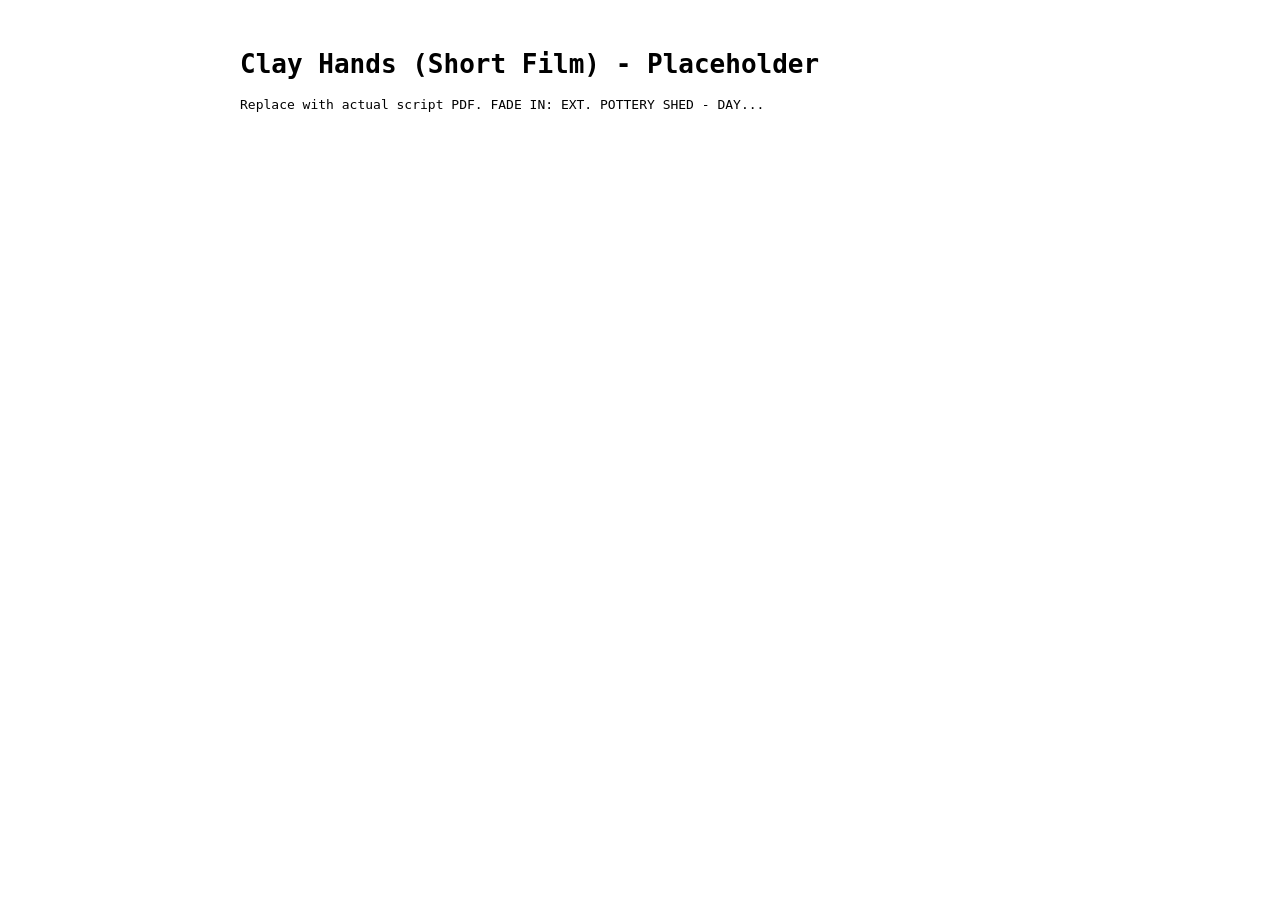
<file: pdfs/clay-hands-short-script.pdf.html>
<!DOCTYPE html>
<html><head><meta charset="UTF-8"><title>Clay Hands - Short Film Script</title></head>
<body style="font-family: monospace; padding: 2rem; max-width: 800px; margin: auto;">
<h1>Clay Hands (Short Film) - Placeholder</h1>
<p>Replace with actual script PDF. FADE IN: EXT. POTTERY SHED - DAY...</p>
</body>
</html>
</file>
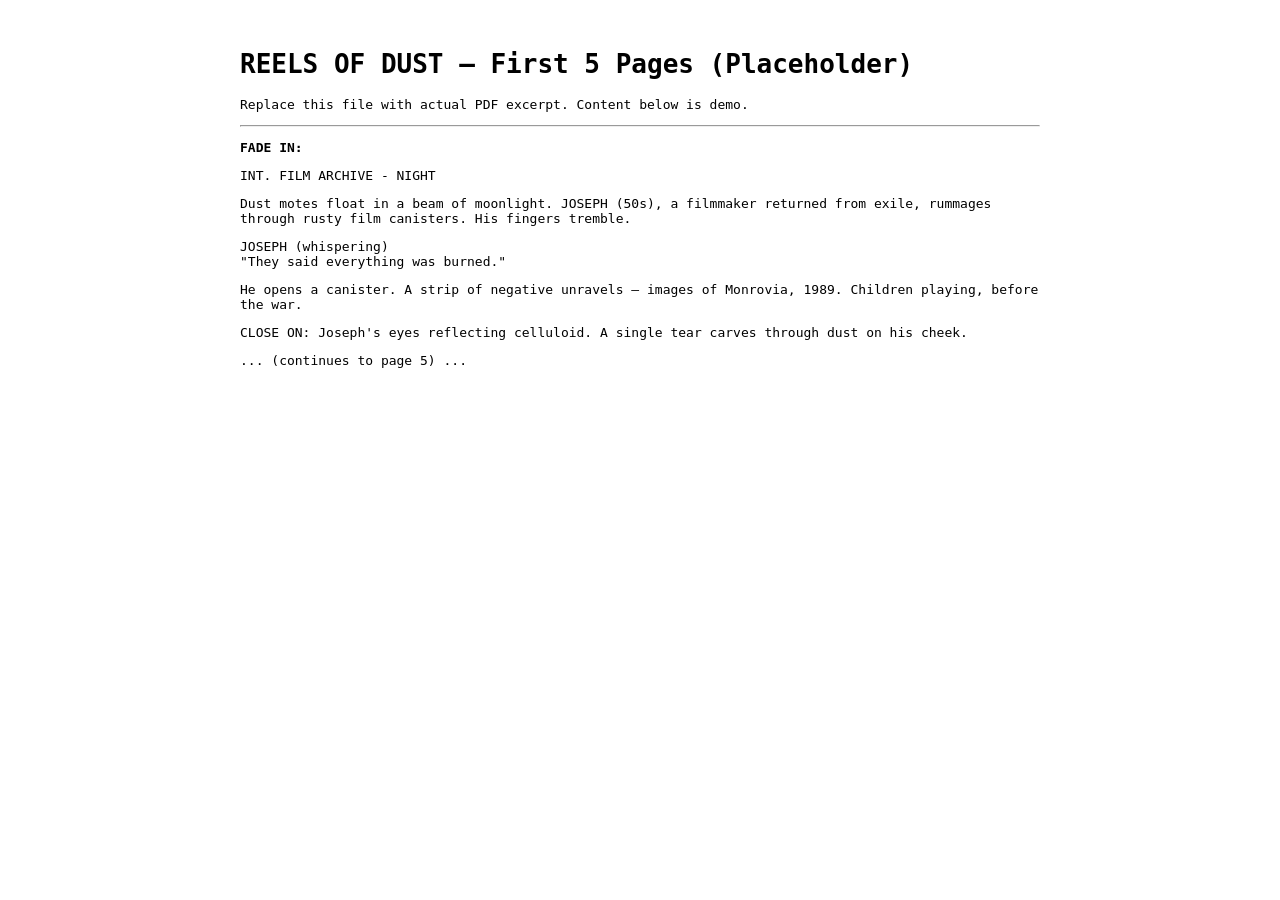
<file: pdfs/Clay_Hands_Short_first5.pdf.html>
<!DOCTYPE html>
<html>
<head><meta charset="UTF-8"><title>First 5 Pages: Reels of Dust</title></head>
<body style="font-family: monospace; padding: 2rem; max-width: 800px; margin: auto;">
<h1>REELS OF DUST – First 5 Pages (Placeholder)</h1>
<p>Replace this file with actual PDF excerpt. Content below is demo.</p>
<hr>
<p><strong>FADE IN:</strong></p>
<p>INT. FILM ARCHIVE - NIGHT</p>
<p>Dust motes float in a beam of moonlight. JOSEPH (50s), a filmmaker returned from exile, rummages through rusty film canisters. His fingers tremble.</p>
<p>JOSEPH (whispering)<br>"They said everything was burned."</p>
<p>He opens a canister. A strip of negative unravels – images of Monrovia, 1989. Children playing, before the war.</p>
<p>CLOSE ON: Joseph's eyes reflecting celluloid. A single tear carves through dust on his cheek.</p>
<p>... (continues to page 5) ...</p>
</body>
</html>
</file>
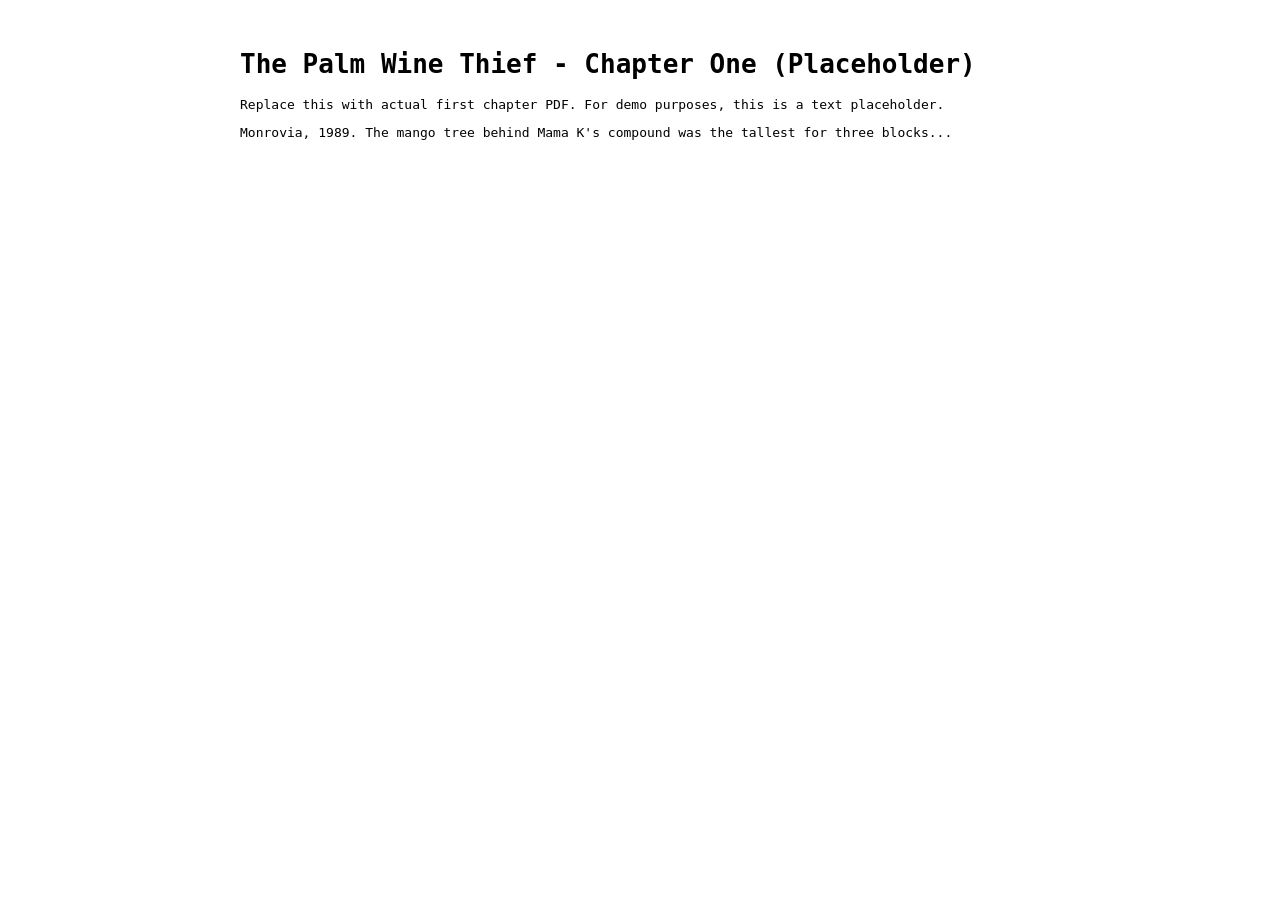
<file: pdfs/first-chapter-palm-wine-thief.pdf.html>
<!DOCTYPE html>
<html><head><meta charset="UTF-8"><title>First Chapter: The Palm Wine Thief</title></head>
<body style="font-family: monospace; padding: 2rem; max-width: 800px; margin: auto;">
<h1>The Palm Wine Thief - Chapter One (Placeholder)</h1>
<p>Replace this with actual first chapter PDF. For demo purposes, this is a text placeholder.</p>
<p>Monrovia, 1989. The mango tree behind Mama K's compound was the tallest for three blocks...</p>
</body>
</html>
</file>
<file: css/style.css>
* {
    margin: 0;
    padding: 0;
    box-sizing: border-box;
}

body {
    font-family: system-ui, -apple-system, 'Segoe UI', Roboto, Helvetica, Arial, sans-serif;
    line-height: 1.5;
    color: #1a1a1a;
    background: #fefefe;
}

.top-bar {
    background: #2c3e2f;
    color: #f5e7d9;
    text-align: center;
    padding: 8px;
    font-size: 0.85rem;
}

nav {
    display: flex;
    justify-content: space-between;
    align-items: center;
    padding: 1rem 2rem;
    background: white;
    border-bottom: 1px solid #e0e0e0;
    flex-wrap: wrap;
}

.logo {
    font-size: 1.5rem;
    font-weight: bold;
    letter-spacing: -0.5px;
}

.logo span {
    color: #b87c4f;
}

nav ul {
    display: flex;
    gap: 1.5rem;
    list-style: none;
}

nav a {
    text-decoration: none;
    color: #2c3e2f;
    font-weight: 500;
}

.hero {
    display: flex;
    flex-wrap: wrap;
    align-items: center;
    justify-content: space-between;
    padding: 3rem 2rem;
    background: #faf6f0;
    gap: 2rem;
}

.hero-text {
    flex: 1;
}

.hero-text h1 {
    font-size: 2.5rem;
    line-height: 1.2;
    margin-bottom: 1.5rem;
    color: #2c3e2f;
}

.hero-buttons {
    display: flex;
    gap: 1rem;
    flex-wrap: wrap;
}

.btn {
    padding: 0.75rem 1.5rem;
    border-radius: 40px;
    text-decoration: none;
    font-weight: bold;
    display: inline-block;
}

.btn-primary {
    background: #b87c4f;
    color: white;
}

.btn-secondary {
    background: #2c3e2f;
    color: white;
}

.hero-image {
    flex: 0.8;
    text-align: center;
}

.hero-image img {
    max-width: 100%;
    border-radius: 12px;
    box-shadow: 0 8px 20px rgba(0,0,0,0.1);
}

.latest, .loglines, .testimonials {
    padding: 3rem 2rem;
    max-width: 1100px;
    margin: 0 auto;
}

.latest-card {
    display: flex;
    gap: 2rem;
    align-items: center;
    background: #f0ebe4;
    border-radius: 16px;
    padding: 1.5rem;
    margin-top: 1rem;
    flex-wrap: wrap;
}

.latest-cover img {
    width: 150px;
    border-radius: 8px;
}

.btn-small {
    display: inline-block;
    margin-top: 1rem;
    background: #2c3e2f;
    color: white;
    padding: 0.4rem 1rem;
    border-radius: 30px;
    text-decoration: none;
}

.carousel {
    background: #f0ebe4;
    padding: 1.5rem;
    border-radius: 16px;
    margin-top: 1rem;
}

.carousel-item {
    margin-bottom: 1rem;
}

.testimonial-grid {
    display: flex;
    gap: 2rem;
    margin-top: 2rem;
    flex-wrap: wrap;
}

.testimonial {
    background: #f0ebe4;
    padding: 1.5rem;
    border-radius: 12px;
    flex: 1;
}

footer {
    background: #1e2a22;
    color: #ddd;
    text-align: center;
    padding: 2rem;
}

footer a {
    color: #b87c4f;
    text-decoration: none;
}

@media (max-width: 700px) {
    nav {
        flex-direction: column;
        gap: 0.5rem;
    }
    .hero-text h1 {
        font-size: 1.8rem;
    }
    .hero {
        flex-direction: column;
    }
}

/* Newsletter Signup */
.newsletter-signup {
    text-align: center;
    padding: 3rem 2rem;
    background: #2c3e2f;
    color: white;
    margin: 2rem 0;
}

.newsletter-signup h2 {
    margin-bottom: 1rem;
}

.newsletter-buttons {
    display: flex;
    flex-wrap: wrap;
    justify-content: center;
    gap: 1rem;
    margin: 1.5rem 0;
}

.btn-newsletter {
    padding: 0.75rem 1.5rem;
    border-radius: 40px;
    border: none;
    font-size: 1rem;
    cursor: pointer;
    transition: 0.2s;
}

.btn-newsletter.readers {
    background: #b87c4f;
    color: white;
}

.btn-newsletter.producers {
    background: #f39c12;
    color: white;
}

.btn-newsletter:hover {
    transform: scale(1.02);
    opacity: 0.9;
}

.newsletter-note {
    font-size: 0.8rem;
    opacity: 0.8;
}

/* Lead Magnets */
.lead-magnets {
    text-align: center;
    padding: 3rem 2rem;
    background: #f0ebe4;
    margin: 2rem 0;
}

.lead-grid {
    display: flex;
    flex-wrap: wrap;
    justify-content: center;
    gap: 2rem;
    margin-top: 1.5rem;
}

.lead-card {
    background: white;
    border-radius: 16px;
    padding: 1.5rem;
    width: 280px;
    box-shadow: 0 2px 8px rgba(0,0,0,0.05);
}

.lead-card h3 {
    margin-bottom: 0.5rem;
}

.btn-lead {
    background: #b87c4f;
    color: white;
    border: none;
    padding: 0.6rem 1rem;
    border-radius: 40px;
    cursor: pointer;
    margin-top: 0.75rem;
}

/* Enhanced Testimonials */
.testimonial {
    background: #faf6f0;
    padding: 1.5rem;
    border-radius: 12px;
    flex: 1;
}

.testimonial-author {
    margin-top: 0.75rem;
    font-size: 0.85rem;
    color: #555;
}

/* Press & Features */
.press-features {
    text-align: center;
    padding: 2rem;
    background: white;
    margin: 2rem 0;
}

.press-grid {
    display: flex;
    flex-wrap: wrap;
    justify-content: center;
    gap: 1.5rem;
    margin-top: 1.5rem;
}

.press-item {
    background: #f0ebe4;
    padding: 1rem 1.5rem;
    border-radius: 40px;
    font-size: 0.9rem;
    text-align: center;
}

/* Mobile navigation improvements */
@media (max-width: 700px) {
    nav ul {
        flex-direction: column;
        gap: 0.5rem;
        text-align: center;
        padding: 0.5rem 0;
    }
    .hero-buttons {
        flex-direction: column;
        align-items: center;
    }
    .latest-card {
        flex-direction: column;
        text-align: center;
    }
    .book-grid, .script-grid, .adaptation-grid, .pricing-grid, .tier-grid, .lead-grid, .press-grid, .testimonial-grid {
        grid-template-columns: 1fr;
    }
    .press-item {
        font-size: 0.8rem;
    }
    .btn-newsletter, .btn-lead {
        width: 100%;
        margin: 0.25rem 0;
    }
    .newsletter-buttons {
        flex-direction: column;
    }
}

/* Hero background gradient */
.hero {
    background: linear-gradient(135deg, #faf0e6 0%, #f5e6d3 100%);
    border-radius: 0 0 40px 40px;
    margin-bottom: 2rem;
}

/* Featured Book Banner */
.featured-banner {
    background: #2c3e2f;
    color: white;
    text-align: center;
    padding: 3rem 2rem;
    margin: 2rem 0;
    border-radius: 24px;
}
.featured-label {
    background: #b87c4f;
    display: inline-block;
    padding: 0.25rem 1rem;
    border-radius: 40px;
    font-size: 0.8rem;
    letter-spacing: 1px;
    margin-bottom: 1rem;
}
.featured-banner h2 {
    font-size: 2rem;
    margin-bottom: 0.5rem;
}
.featured-banner p {
    max-width: 600px;
    margin: 0 auto 1.5rem;
    opacity: 0.9;
}
.btn-featured, .btn-featured-momo {
    background: #b87c4f;
    color: white;
    border: none;
    padding: 0.6rem 1.2rem;
    border-radius: 40px;
    text-decoration: none;
    font-weight: bold;
    cursor: pointer;
    margin: 0 0.5rem;
    display: inline-block;
}
.btn-featured-momo {
    background: #27ae60;
}
@media (max-width: 700px) {
    .featured-banner h2 { font-size: 1.5rem; }
    .btn-featured, .btn-featured-momo { display: block; margin: 0.5rem auto; width: 80%; }
}
</file>
<file: css/adaptations.css>
.adaptations-page {
    max-width: 1200px;
    margin: 0 auto;
    padding: 2rem;
}

.adaptations-page h1 {
    font-size: 2rem;
    margin-bottom: 0.5rem;
}

.adaption-section {
    margin: 3rem 0;
}

.adaption-section h2 {
    border-left: 5px solid #b87c4f;
    padding-left: 1rem;
    margin-bottom: 1rem;
}

.adaptation-grid {
    display: grid;
    grid-template-columns: repeat(auto-fill, minmax(300px, 1fr));
    gap: 1.5rem;
    margin-top: 1.5rem;
}

.adaptation-card {
    background: white;
    border: 1px solid #e0e0e0;
    border-radius: 12px;
    padding: 1.5rem;
    transition: transform 0.2s;
}

.adaptation-card:hover {
    transform: translateY(-4px);
    box-shadow: 0 8px 20px rgba(0,0,0,0.08);
}

.adaptation-card h3 {
    font-size: 1.3rem;
    margin-bottom: 0.25rem;
}

.medium {
    color: #b87c4f;
    font-size: 0.85rem;
    margin-bottom: 0.75rem;
}

.logline {
    font-size: 0.9rem;
    margin: 0.75rem 0;
}

.btn-adapt {
    display: inline-block;
    background: #2c3e2f;
    color: white;
    padding: 0.5rem 1rem;
    border-radius: 30px;
    text-decoration: none;
    margin-top: 1rem;
    font-size: 0.85rem;
}

.adaptation-note {
    background: #fef5e7;
    border-left: 5px solid #b87c4f;
    padding: 1rem;
    border-radius: 8px;
    margin-top: 2rem;
    text-align: center;
}
</file>
<file: css/hire.css>
.hire-page {
    max-width: 1200px;
    margin: 0 auto;
    padding: 2rem;
}

.hire-page h1 {
    font-size: 2rem;
    margin-bottom: 0.5rem;
}

.pricing-grid {
    display: grid;
    grid-template-columns: repeat(auto-fill, minmax(280px, 1fr));
    gap: 2rem;
    margin: 2rem 0;
}

.pricing-card {
    background: white;
    border: 1px solid #e0e0e0;
    border-radius: 16px;
    padding: 1.5rem;
    text-align: center;
    transition: transform 0.2s, box-shadow 0.2s;
}

.pricing-card:hover {
    transform: translateY(-4px);
    box-shadow: 0 8px 20px rgba(0,0,0,0.08);
}

.pricing-card h3 {
    margin-bottom: 1rem;
}

.price {
    font-size: 1.8rem;
    font-weight: bold;
    color: #b87c4f;
    margin: 1rem 0;
}

.local-price {
    font-size: 1rem;
    font-weight: normal;
    color: #2c3e2f;
}

.btn-hire {
    display: inline-block;
    background: #2c3e2f;
    color: white;
    padding: 0.6rem 1.2rem;
    border-radius: 40px;
    text-decoration: none;
    margin-top: 1rem;
}

.discount-banner {
    background: #fef5e7;
    border-left: 5px solid #27ae60;
    padding: 1rem;
    border-radius: 12px;
    margin: 2rem 0;
    text-align: center;
}

.hire-testimonial {
    background: #faf6f0;
    padding: 1rem;
    border-radius: 12px;
    margin-bottom: 1rem;
}

.process {
    background: #f0ebe4;
    padding: 1.5rem;
    border-radius: 16px;
    margin: 2rem 0;
}

.process ol {
    padding-left: 1.5rem;
    margin-top: 1rem;
}

.process li {
    margin: 0.5rem 0;
}
</file>
<file: css/invest.css>
.invest-page {
    max-width: 1000px;
    margin: 0 auto;
    padding: 2rem;
}

.project-card {
    background: white;
    border: 1px solid #e0e0e0;
    border-radius: 20px;
    padding: 2rem;
    margin: 2rem 0;
    box-shadow: 0 4px 12px rgba(0,0,0,0.05);
}

.funding-status {
    margin: 1.5rem 0;
}

.funding-bar {
    background: #e0e0e0;
    border-radius: 20px;
    overflow: hidden;
    height: 30px;
    width: 100%;
    margin-bottom: 0.5rem;
}

.funding-progress {
    background: #27ae60;
    color: white;
    text-align: center;
    line-height: 30px;
    border-radius: 20px;
    width: 0%;
}

.tier-grid {
    display: grid;
    grid-template-columns: repeat(auto-fill, minmax(200px, 1fr));
    gap: 1rem;
    margin: 1.5rem 0;
}

.tier {
    background: #faf6f0;
    border-radius: 12px;
    padding: 1rem;
    text-align: center;
    border: 1px solid #e0e0e0;
}

.tier.featured {
    border: 2px solid #b87c4f;
    background: #fef5e7;
}

.tier h4 {
    color: #b87c4f;
    margin-bottom: 0.5rem;
}

.btn-invest {
    display: inline-block;
    background: #2c3e2f;
    color: white;
    padding: 0.6rem 1.2rem;
    border-radius: 40px;
    text-decoration: none;
    margin-top: 1rem;
}

.past-projects {
    background: #f0ebe4;
    padding: 1rem;
    border-radius: 12px;
    margin: 1.5rem 0;
}

.invest-note {
    background: #e8f5e9;
    padding: 1rem;
    border-radius: 12px;
    margin-top: 2rem;
}
</file>
<file: css/scripts.css>
.script-vault {
    max-width: 1200px;
    margin: 0 auto;
    padding: 2rem;
}

.script-vault h1 {
    font-size: 2rem;
    margin-bottom: 0.5rem;
}

.script-section {
    margin: 3rem 0;
}

.script-section h2 {
    border-left: 5px solid #b87c4f;
    padding-left: 1rem;
    margin-bottom: 1.5rem;
}

.script-grid {
    display: grid;
    grid-template-columns: repeat(auto-fill, minmax(320px, 1fr));
    gap: 1.5rem;
}

.script-card {
    background: white;
    border: 1px solid #e0e0e0;
    border-radius: 12px;
    padding: 1.5rem;
    transition: box-shadow 0.2s;
}

.script-card:hover {
    box-shadow: 0 4px 12px rgba(0,0,0,0.08);
}

.script-card h3 {
    font-size: 1.3rem;
    margin-bottom: 0.5rem;
}

.format {
    color: #b87c4f;
    font-size: 0.85rem;
    margin-bottom: 0.75rem;
}

.logline {
    font-size: 0.95rem;
    line-height: 1.4;
    margin: 0.75rem 0;
}

.produced-info {
    display: flex;
    gap: 1rem;
    align-items: center;
    margin: 1rem 0;
}

.badge {
    background: #27ae60;
    color: white;
    padding: 0.2rem 0.6rem;
    border-radius: 20px;
    font-size: 0.7rem;
}

.trailer-link {
    color: #2980b9;
    text-decoration: none;
    font-size: 0.85rem;
}

.script-actions {
    display: flex;
    gap: 0.75rem;
    margin-top: 1rem;
    flex-wrap: wrap;
}

.btn-preview, .btn-request {
    padding: 0.5rem 1rem;
    border-radius: 30px;
    border: none;
    cursor: pointer;
    font-size: 0.85rem;
    transition: 0.2s;
}

.btn-preview {
    background: #3498db;
    color: white;
}

.btn-preview:hover {
    background: #2980b9;
}

.btn-request {
    background: #2c3e2f;
    color: white;
}

.btn-request:hover {
    background: #1e2a22;
}

.nd-notice {
    background: #f0ebe4;
    padding: 1rem;
    border-radius: 8px;
    text-align: center;
    margin-top: 2rem;
}
</file>
